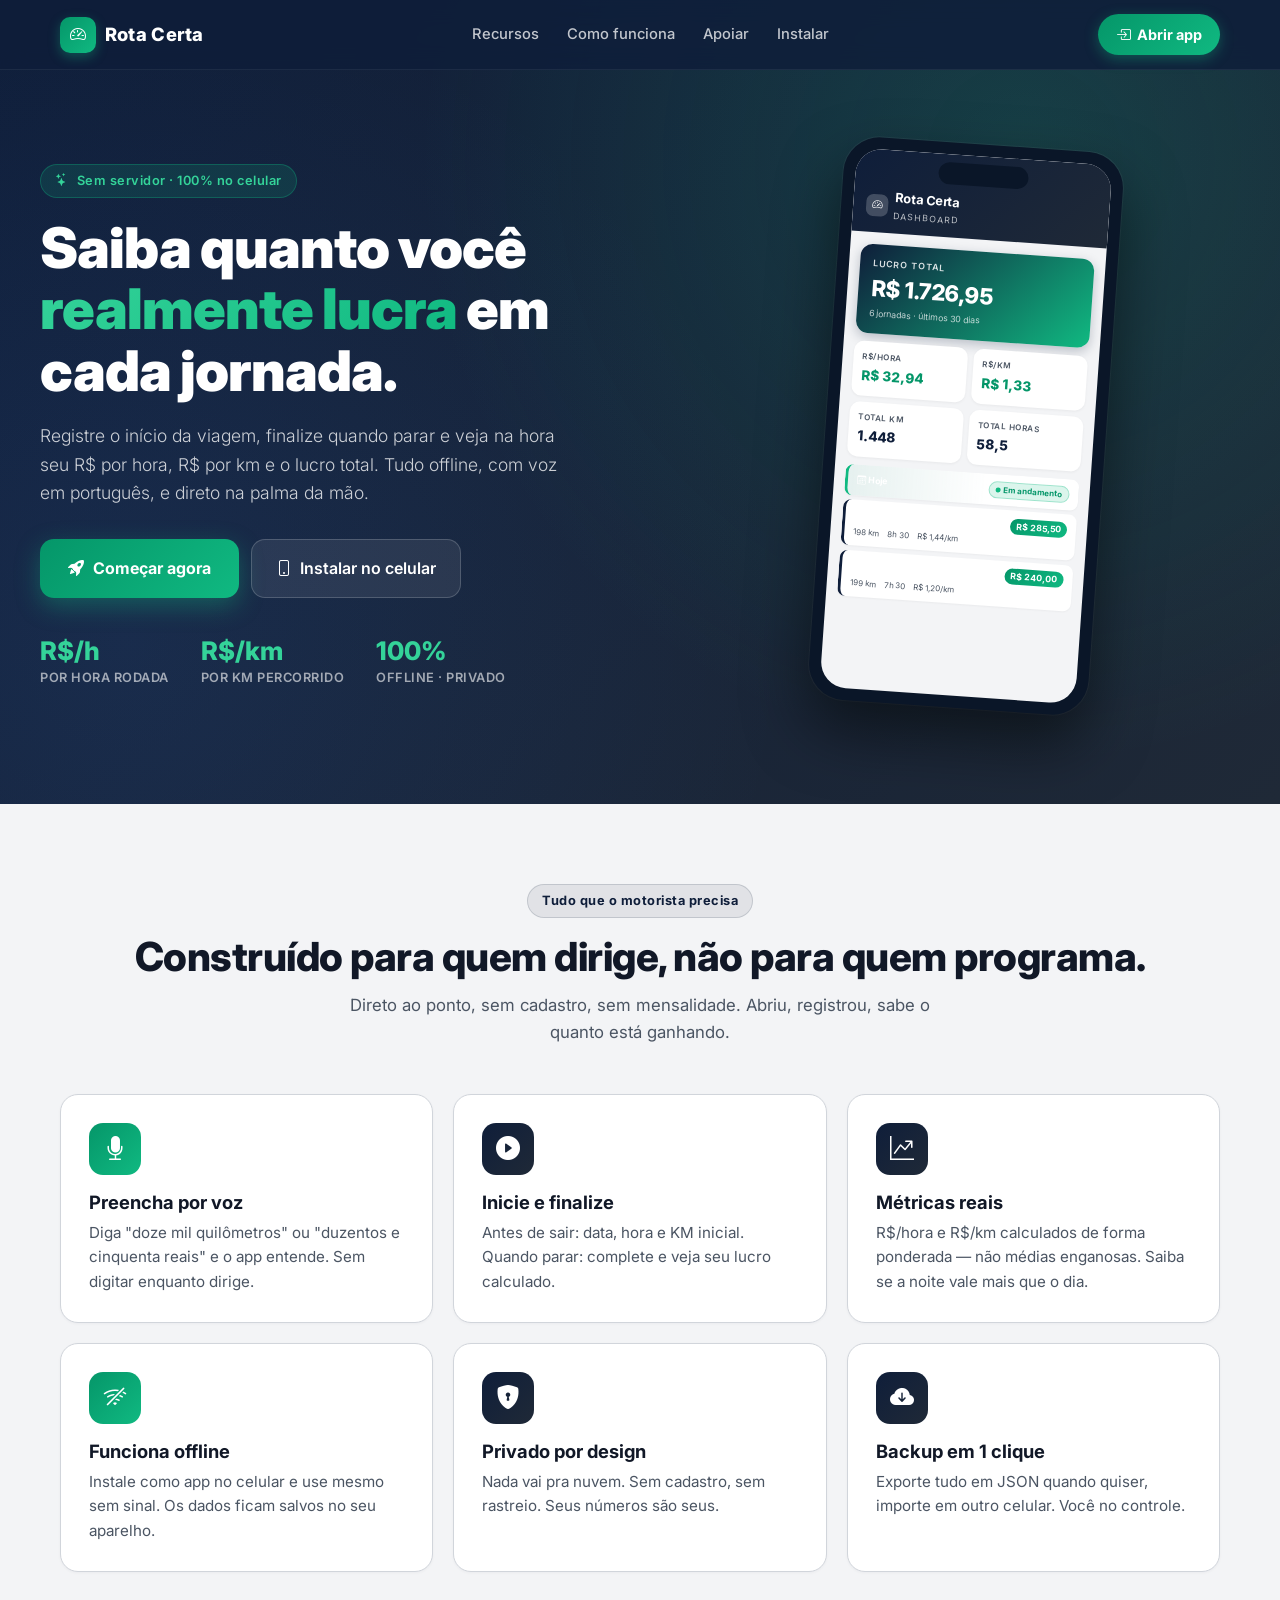
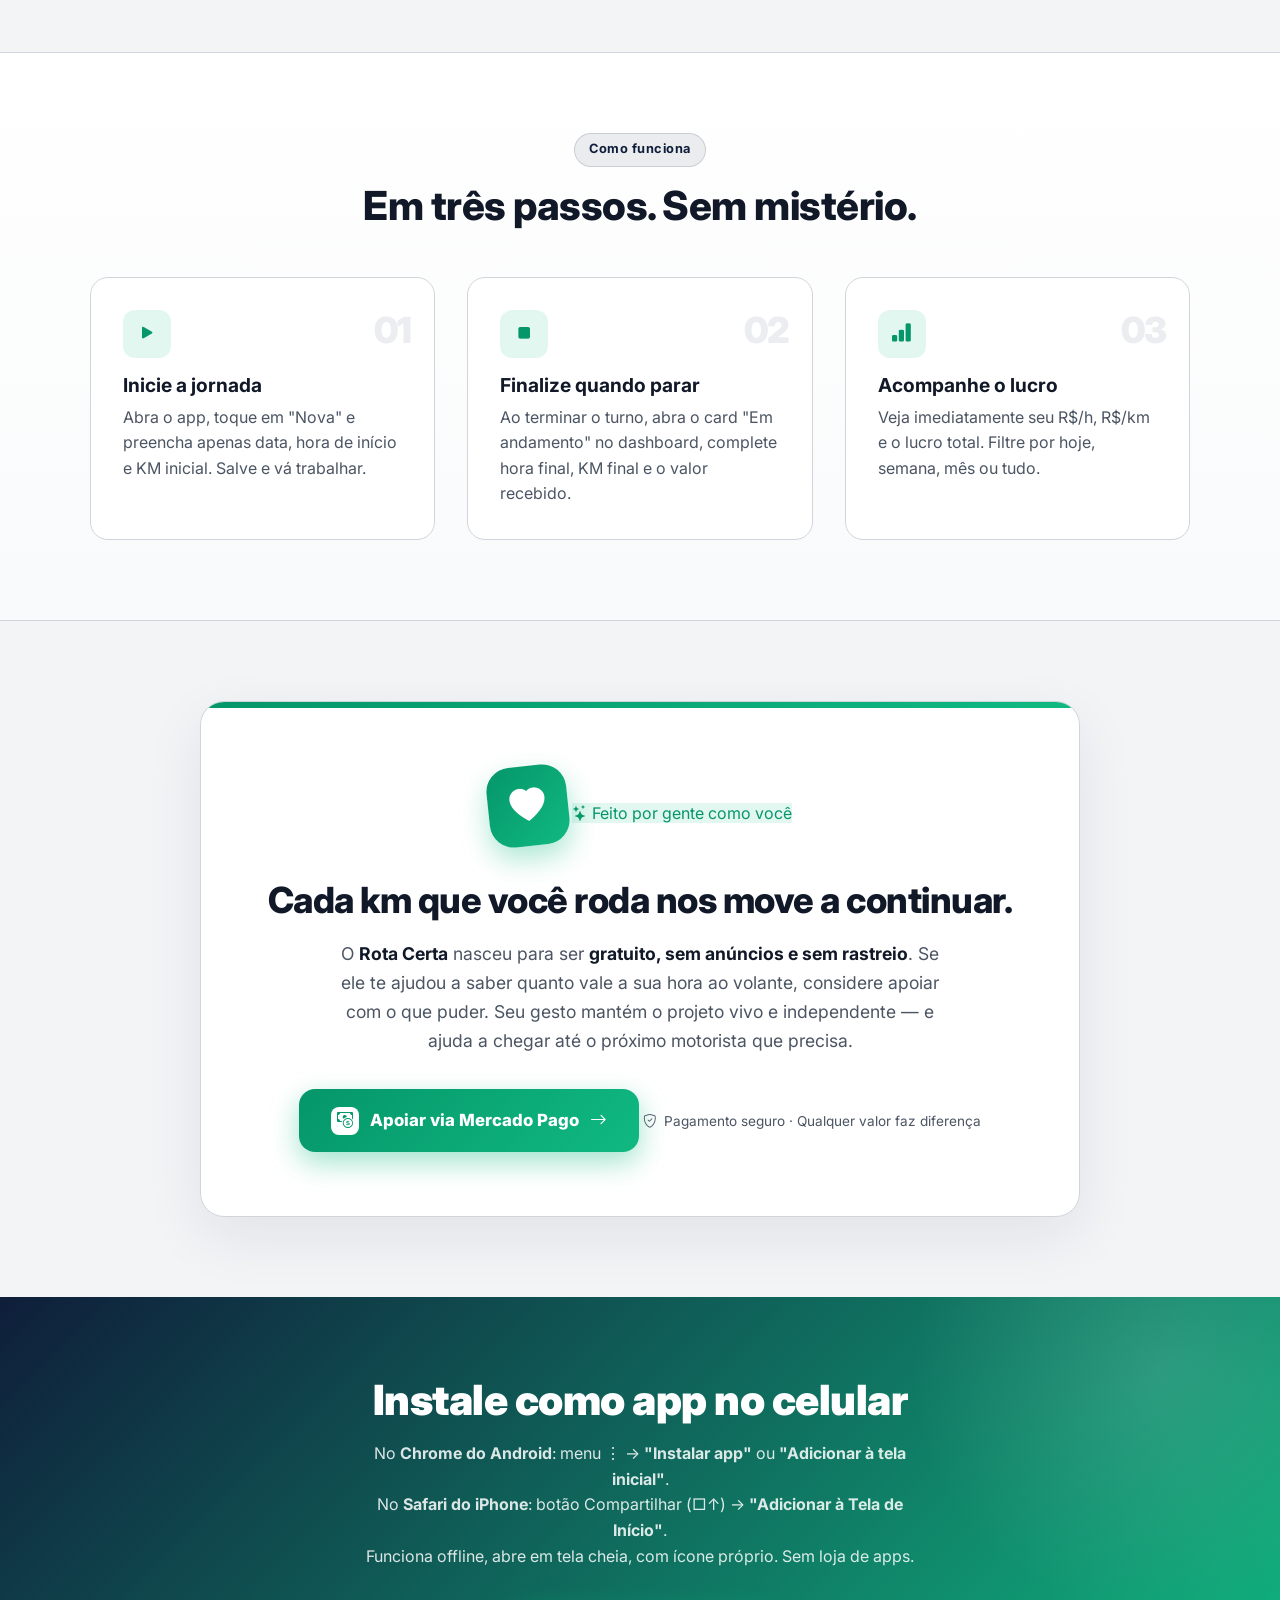
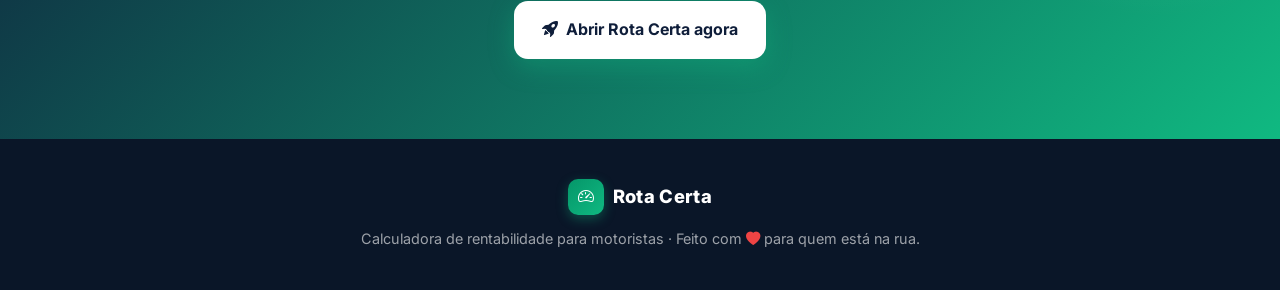
<file: index.html>
<!doctype html>
<html lang="pt-br">
<head>
<meta charset="utf-8">
<meta name="viewport" content="width=device-width, initial-scale=1, viewport-fit=cover">
<meta name="theme-color" content="#0f1e3a">
<meta name="apple-mobile-web-app-capable" content="yes">
<meta name="apple-mobile-web-app-status-bar-style" content="black-translucent">
<meta name="apple-mobile-web-app-title" content="Rota Certa">
<meta name="mobile-web-app-capable" content="yes">
<title>Rota Certa · Sua jornada lucrativa começa aqui</title>
<meta name="description" content="Calcule a rentabilidade real das suas jornadas. Descubra quanto ganha por hora, por km e onde está o seu lucro.">
<link rel="manifest" href="manifest.webmanifest">
<link rel="icon" type="image/svg+xml" href="icon.svg">
<link rel="apple-touch-icon" href="icon-192.png">

<link href="https://cdn.jsdelivr.net/npm/bootstrap@5.3.3/dist/css/bootstrap.min.css" rel="stylesheet">
<link href="https://cdn.jsdelivr.net/npm/bootstrap-icons@1.11.3/font/bootstrap-icons.css" rel="stylesheet">
<link rel="preconnect" href="https://fonts.googleapis.com">
<link rel="preconnect" href="https://fonts.gstatic.com" crossorigin>
<link href="https://fonts.googleapis.com/css2?family=Inter:wght@400;500;600;700;800;900&display=swap" rel="stylesheet">

<style>
:root {
    --primary: #0f1e3a;
    --primary-dark: #0a1628;
    --gray-dark: #1f2937;
    --gray: #374151;
    --gray-light: #6b7280;
    --accent: #10b981;
    --accent-dark: #059669;
    --accent-light: #34d399;
    --bg: #f3f4f6;
    --surface: #ffffff;
    --border: #d1d5db;
    --text: #111827;
    --text-muted: #4b5563;
    --gradient-primary: linear-gradient(135deg, #0f1e3a 0%, #1f2937 100%);
    --gradient-accent: linear-gradient(135deg, #059669 0%, #10b981 100%);
    --gradient-mix: linear-gradient(135deg, #0f1e3a 0%, #10b981 100%);
}

* { -webkit-tap-highlight-color: transparent; box-sizing: border-box; }
html { scroll-behavior: smooth; }
body {
    background: var(--bg);
    color: var(--text);
    font-family: 'Inter', -apple-system, BlinkMacSystemFont, "Segoe UI", Roboto, sans-serif;
    margin: 0;
    line-height: 1.6;
    overflow-x: hidden;
}

/* ─── NAV ─────────────────────────────────────────────────── */
.nav-wrap {
    position: fixed;
    top: 0; left: 0; right: 0;
    z-index: 100;
    background: rgba(15, 30, 58, .85);
    backdrop-filter: blur(12px);
    border-bottom: 1px solid rgba(255,255,255,.06);
}
.nav {
    max-width: 1200px;
    margin: 0 auto;
    padding: .9rem 1.25rem;
    display: flex; align-items: center; justify-content: space-between;
}
.logo {
    color: #fff;
    font-weight: 800;
    font-size: 1.15rem;
    text-decoration: none;
    display: inline-flex;
    align-items: center;
    gap: .55rem;
    letter-spacing: .3px;
}
.logo-mark {
    width: 36px; height: 36px;
    border-radius: 10px;
    background: var(--gradient-accent);
    display: inline-flex; align-items: center; justify-content: center;
    color: #fff;
    font-size: 1rem;
    box-shadow: 0 4px 12px rgba(16, 185, 129, .35);
}
.nav-links { display: none; gap: 1.75rem; }
.nav-links a {
    color: rgba(255,255,255,.75);
    text-decoration: none;
    font-weight: 500;
    font-size: .92rem;
    transition: color .15s ease;
}
.nav-links a:hover { color: #fff; }
.btn-cta {
    background: var(--gradient-accent);
    color: #fff;
    border: 0;
    border-radius: 999px;
    padding: .55rem 1.15rem;
    font-weight: 700;
    font-size: .9rem;
    text-decoration: none;
    box-shadow: 0 4px 14px rgba(16, 185, 129, .35);
    transition: transform .15s ease, box-shadow .15s ease;
    display: inline-flex; align-items: center; gap: .4rem;
}
.btn-cta:hover { transform: translateY(-1px); box-shadow: 0 6px 18px rgba(16, 185, 129, .45); color: #fff; }
@media (min-width: 900px) {
    .nav-links { display: flex; }
}

/* ─── HERO ────────────────────────────────────────────────── */
.hero {
    background: var(--gradient-primary);
    color: #fff;
    padding: 7rem 1.25rem 4rem;
    position: relative;
    overflow: hidden;
}
.hero::before {
    content: '';
    position: absolute;
    inset: 0;
    background:
        radial-gradient(circle at 80% 20%, rgba(16,185,129,.18) 0%, transparent 50%),
        radial-gradient(circle at 10% 80%, rgba(59,130,246,.10) 0%, transparent 50%);
    pointer-events: none;
}
.hero-grid {
    max-width: 1200px;
    margin: 0 auto;
    display: grid;
    grid-template-columns: 1fr;
    gap: 3rem;
    align-items: center;
    position: relative;
    z-index: 1;
}
.eyebrow {
    display: inline-flex;
    align-items: center;
    gap: .5rem;
    background: rgba(16, 185, 129, .15);
    color: var(--accent-light);
    padding: .35rem .9rem;
    border-radius: 999px;
    font-size: .8rem;
    font-weight: 600;
    letter-spacing: .5px;
    border: 1px solid rgba(16, 185, 129, .3);
    margin-bottom: 1.25rem;
}
.hero h1 {
    font-size: 2.5rem;
    font-weight: 900;
    line-height: 1.1;
    letter-spacing: -1px;
    margin: 0 0 1.25rem;
}
.hero h1 .grad {
    background: linear-gradient(135deg, #34d399 0%, #10b981 100%);
    -webkit-background-clip: text;
    background-clip: text;
    color: transparent;
}
.hero p.lead {
    font-size: 1.1rem;
    color: rgba(255,255,255,.78);
    max-width: 540px;
    margin: 0 0 2rem;
}
.hero-ctas { display: flex; gap: .75rem; flex-wrap: wrap; }
.btn-hero-primary {
    background: var(--gradient-accent);
    color: #fff;
    border: 0;
    border-radius: 14px;
    padding: 1rem 1.75rem;
    font-weight: 700;
    font-size: 1rem;
    text-decoration: none;
    box-shadow: 0 8px 24px rgba(16, 185, 129, .35);
    transition: transform .15s ease, box-shadow .15s ease;
    display: inline-flex; align-items: center; gap: .55rem;
}
.btn-hero-primary:hover { transform: translateY(-2px); box-shadow: 0 12px 28px rgba(16, 185, 129, .45); color: #fff; }
.btn-hero-secondary {
    background: rgba(255,255,255,.08);
    color: #fff;
    border: 1.5px solid rgba(255,255,255,.18);
    border-radius: 14px;
    padding: 1rem 1.5rem;
    font-weight: 600;
    font-size: 1rem;
    text-decoration: none;
    transition: background .15s ease, border-color .15s ease;
    display: inline-flex; align-items: center; gap: .5rem;
}
.btn-hero-secondary:hover { background: rgba(255,255,255,.14); border-color: rgba(255,255,255,.3); color: #fff; }
.hero-stats {
    display: flex;
    gap: 2rem;
    margin-top: 2.5rem;
    flex-wrap: wrap;
}
.hero-stats .stat .num {
    font-size: 1.6rem;
    font-weight: 800;
    color: var(--accent-light);
    line-height: 1;
}
.hero-stats .stat .label {
    font-size: .8rem;
    color: rgba(255,255,255,.6);
    margin-top: .25rem;
    letter-spacing: .5px;
    text-transform: uppercase;
    font-weight: 600;
}

/* Mockup do celular */
.phone {
    width: 280px;
    margin: 0 auto;
    background: #0a1628;
    border-radius: 36px;
    padding: 12px;
    box-shadow: 0 30px 60px rgba(0,0,0,.5), 0 0 0 1px rgba(255,255,255,.05);
    transform: rotate(-3deg);
    transition: transform .4s ease;
}
.phone:hover { transform: rotate(0deg); }
.phone-screen {
    background: #f3f4f6;
    border-radius: 26px;
    overflow: hidden;
    aspect-ratio: 9 / 19;
    position: relative;
}
.phone-notch {
    position: absolute;
    top: 8px; left: 50%;
    transform: translateX(-50%);
    width: 90px; height: 22px;
    background: #0a1628;
    border-radius: 999px;
    z-index: 5;
}
.mockbar {
    background: var(--gradient-primary);
    color: #fff;
    padding: 2.4rem .8rem .65rem;
    display: flex; align-items: center; gap: .4rem;
}
.mockbar-dot {
    width: 22px; height: 22px;
    border-radius: 7px;
    background: rgba(255,255,255,.2);
    display: inline-flex; align-items: center; justify-content: center;
    font-size: .65rem;
}
.mockbar-text { font-weight: 700; font-size: .8rem; }
.mockbar-sub { font-size: .55rem; opacity: .7; letter-spacing: 1px; text-transform: uppercase; }
.mock-content { padding: .7rem; }
.mock-hero {
    background: var(--gradient-mix);
    color: #fff;
    border-radius: 12px;
    padding: .8rem;
    box-shadow: 0 4px 12px rgba(15,30,58,.25);
}
.mock-hero .mh-label { font-size: .55rem; text-transform: uppercase; letter-spacing: 1px; opacity: .85; font-weight: 600; }
.mock-hero .mh-value { font-size: 1.4rem; font-weight: 800; letter-spacing: -.5px; }
.mock-hero .mh-meta { font-size: .55rem; opacity: .75; }
.mock-grid {
    display: grid;
    grid-template-columns: 1fr 1fr;
    gap: .4rem;
    margin-top: .5rem;
}
.mock-card {
    background: #fff;
    border-radius: 10px;
    padding: .55rem;
    box-shadow: 0 1px 3px rgba(0,0,0,.05);
}
.mock-card .mc-label {
    font-size: .5rem;
    text-transform: uppercase;
    letter-spacing: .5px;
    color: var(--text-muted);
    font-weight: 600;
}
.mock-card .mc-value {
    font-size: .85rem;
    font-weight: 800;
    color: var(--accent-dark);
    margin-top: .15rem;
}
.mock-card.primary .mc-value { color: var(--primary); }
.mock-pill {
    display: inline-flex;
    align-items: center;
    gap: .2rem;
    background: rgba(16, 185, 129, .12);
    color: var(--accent-dark);
    border-radius: 6px;
    padding: 2px 5px;
    font-size: .55rem;
    font-weight: 700;
    margin-bottom: .25rem;
}
.mock-list { margin-top: .5rem; display: flex; flex-direction: column; gap: .3rem; }
.mock-item {
    background: #fff;
    border-left: 3px solid var(--primary);
    border-radius: 8px;
    padding: .45rem .55rem;
    box-shadow: 0 1px 2px rgba(0,0,0,.04);
}
.mock-item.pending { border-left-color: var(--accent); background: linear-gradient(90deg, rgba(16,185,129,.06), #fff 60%); }
.mock-item-row { display: flex; justify-content: space-between; align-items: center; }
.mock-item-date { font-size: .55rem; font-weight: 700; }
.mock-item-amount {
    background: var(--gradient-accent);
    color: #fff;
    border-radius: 999px;
    padding: 1px 6px;
    font-size: .55rem;
    font-weight: 700;
}
.mock-item-pending {
    background: rgba(16, 185, 129, .15);
    color: var(--accent-dark);
    border-radius: 999px;
    padding: 1px 6px;
    font-size: .5rem;
    font-weight: 700;
    border: 1px solid rgba(16, 185, 129, .3);
    display: inline-flex;
    align-items: center;
    gap: 3px;
}
.mock-dot {
    width: 5px; height: 5px;
    background: var(--accent);
    border-radius: 50%;
    box-shadow: 0 0 0 0 rgba(16, 185, 129, .6);
    animation: pulse 1.6s infinite;
}
@keyframes pulse {
    0%   { box-shadow: 0 0 0 0 rgba(16, 185, 129, .6); }
    70%  { box-shadow: 0 0 0 5px rgba(16, 185, 129, 0); }
}
.mock-item-stats {
    display: flex; gap: .5rem;
    font-size: .5rem;
    color: var(--text-muted);
    margin-top: .15rem;
}

@media (min-width: 900px) {
    .hero { padding: 9rem 2rem 6rem; }
    .hero-grid { grid-template-columns: 1.1fr 1fr; }
    .hero h1 { font-size: 3.5rem; }
    .phone { transform: rotate(4deg); }
}

/* ─── FEATURES ────────────────────────────────────────────── */
.section {
    padding: 5rem 1.25rem;
    max-width: 1200px;
    margin: 0 auto;
}
.section-head { text-align: center; margin-bottom: 3rem; }
.section-head .eyebrow-light {
    background: rgba(15, 30, 58, .08);
    color: var(--primary);
    border: 1px solid rgba(15, 30, 58, .15);
    padding: .35rem .9rem;
    border-radius: 999px;
    font-size: .8rem;
    font-weight: 700;
    letter-spacing: .5px;
    display: inline-block;
    margin-bottom: 1rem;
}
.section-head h2 {
    font-size: 2rem;
    font-weight: 800;
    line-height: 1.15;
    letter-spacing: -.5px;
    margin: 0 0 .75rem;
}
.section-head p {
    font-size: 1.05rem;
    color: var(--text-muted);
    max-width: 620px;
    margin: 0 auto;
}
@media (min-width: 768px) {
    .section-head h2 { font-size: 2.5rem; }
}

.features {
    display: grid;
    grid-template-columns: 1fr;
    gap: 1.25rem;
}
.feature {
    background: #fff;
    border-radius: 18px;
    padding: 1.75rem;
    box-shadow: 0 1px 3px rgba(15, 30, 58, .04);
    transition: transform .2s ease, box-shadow .2s ease;
    border: 1px solid var(--border);
}
.feature:hover { transform: translateY(-4px); box-shadow: 0 12px 30px rgba(15, 30, 58, .1); }
.feature-icon {
    width: 52px; height: 52px;
    border-radius: 14px;
    display: inline-flex; align-items: center; justify-content: center;
    font-size: 1.5rem;
    color: #fff;
    margin-bottom: 1rem;
    background: var(--gradient-primary);
}
.feature.accent .feature-icon { background: var(--gradient-accent); }
.feature h3 {
    font-size: 1.15rem;
    font-weight: 700;
    margin: 0 0 .5rem;
    color: var(--text);
}
.feature p { color: var(--text-muted); margin: 0; font-size: .95rem; }
@media (min-width: 700px)  { .features { grid-template-columns: 1fr 1fr; } }
@media (min-width: 1000px) { .features { grid-template-columns: repeat(3, 1fr); } }

/* ─── COMO FUNCIONA ───────────────────────────────────────── */
.steps {
    background: linear-gradient(180deg, #fff 0%, #f9fafb 100%);
    padding: 5rem 1.25rem;
    border-top: 1px solid var(--border);
    border-bottom: 1px solid var(--border);
}
.steps-grid {
    max-width: 1100px;
    margin: 0 auto;
    display: grid;
    grid-template-columns: 1fr;
    gap: 2rem;
    counter-reset: step;
}
.step {
    background: #fff;
    border-radius: 18px;
    padding: 2rem;
    border: 1px solid var(--border);
    position: relative;
    counter-increment: step;
}
.step::before {
    content: counter(step, decimal-leading-zero);
    position: absolute;
    top: 1.5rem; right: 1.5rem;
    font-size: 2.25rem;
    font-weight: 900;
    color: rgba(15, 30, 58, .08);
    letter-spacing: -2px;
}
.step .step-icon {
    width: 48px; height: 48px;
    border-radius: 12px;
    background: rgba(16, 185, 129, .12);
    color: var(--accent-dark);
    display: inline-flex; align-items: center; justify-content: center;
    font-size: 1.3rem;
    margin-bottom: 1rem;
}
.step h3 { font-size: 1.2rem; font-weight: 700; margin: 0 0 .5rem; }
.step p { color: var(--text-muted); margin: 0; }
@media (min-width: 800px) { .steps-grid { grid-template-columns: repeat(3, 1fr); } }

/* ─── APOIE ───────────────────────────────────────────────── */
.support {
    padding: 5rem 1.25rem;
    background: var(--bg);
}
.support-card {
    max-width: 880px;
    margin: 0 auto;
    background: #fff;
    border-radius: 24px;
    padding: 3rem 2rem;
    text-align: center;
    box-shadow: 0 20px 60px rgba(15, 30, 58, .08);
    border: 1px solid var(--border);
    position: relative;
    overflow: hidden;
}
.support-card::before {
    content: '';
    position: absolute;
    top: 0; left: 0; right: 0;
    height: 6px;
    background: var(--gradient-accent);
}
.support-icon {
    width: 80px; height: 80px;
    margin: 0 auto 1.5rem;
    border-radius: 24px;
    background: var(--gradient-accent);
    display: inline-flex; align-items: center; justify-content: center;
    color: #fff;
    font-size: 2.2rem;
    box-shadow: 0 12px 28px rgba(16, 185, 129, .35);
    transform: rotate(-6deg);
    transition: transform .3s ease;
}
.support-card:hover .support-icon { transform: rotate(0deg) scale(1.05); }
.support-card .eyebrow-light {
    background: rgba(16, 185, 129, .12);
    color: var(--accent-dark);
    border-color: rgba(16, 185, 129, .3);
}
.support-card h2 {
    font-size: 1.75rem;
    font-weight: 800;
    line-height: 1.25;
    margin: .5rem 0 1rem;
    letter-spacing: -.5px;
}
.support-card .quote {
    font-size: 1.1rem;
    color: var(--text-muted);
    max-width: 600px;
    margin: 0 auto 2rem;
    line-height: 1.65;
}
.support-card .quote strong { color: var(--text); }
.btn-support {
    background: var(--gradient-accent);
    color: #fff;
    border: 0;
    border-radius: 16px;
    padding: 1.1rem 2rem;
    font-weight: 800;
    font-size: 1.05rem;
    text-decoration: none;
    box-shadow: 0 10px 28px rgba(16, 185, 129, .4);
    display: inline-flex; align-items: center; gap: .7rem;
    transition: transform .15s ease, box-shadow .15s ease;
}
.btn-support:hover {
    transform: translateY(-2px);
    box-shadow: 0 14px 34px rgba(16, 185, 129, .5);
    color: #fff;
}
.btn-support .mp-logo {
    background: #fff;
    color: var(--accent-dark);
    width: 28px; height: 28px;
    border-radius: 8px;
    display: inline-flex; align-items: center; justify-content: center;
    font-size: 1rem;
}
.support-note {
    margin-top: 1.5rem;
    font-size: .85rem;
    color: var(--text-muted);
    display: inline-flex;
    align-items: center;
    gap: .4rem;
}
@media (min-width: 768px) {
    .support-card { padding: 4rem 3rem; }
    .support-card h2 { font-size: 2.25rem; }
}

/* ─── CTA FINAL ───────────────────────────────────────────── */
.cta-final {
    background: var(--gradient-mix);
    color: #fff;
    padding: 5rem 1.25rem;
    text-align: center;
    position: relative;
    overflow: hidden;
}
.cta-final::after {
    content: '';
    position: absolute;
    top: -40%; right: -10%;
    width: 500px; height: 500px;
    border-radius: 50%;
    background: radial-gradient(circle, rgba(255,255,255,.12) 0%, transparent 70%);
    pointer-events: none;
}
.cta-final h2 {
    font-size: 2rem;
    font-weight: 900;
    line-height: 1.15;
    letter-spacing: -.5px;
    margin: 0 0 1rem;
    position: relative;
}
.cta-final p { color: rgba(255,255,255,.85); max-width: 560px; margin: 0 auto 2rem; position: relative; }
.cta-final .btn-hero-primary { background: #fff; color: var(--primary); }
.cta-final .btn-hero-primary:hover { background: #f3f4f6; color: var(--primary); }
@media (min-width: 768px) { .cta-final h2 { font-size: 2.6rem; } }

/* ─── FOOTER ──────────────────────────────────────────────── */
footer {
    background: var(--primary-dark);
    color: rgba(255,255,255,.6);
    padding: 2.5rem 1.25rem;
    text-align: center;
    font-size: .9rem;
}
footer .logo { color: #fff; margin-bottom: .75rem; display: inline-flex; }
footer a { color: var(--accent-light); text-decoration: none; }
footer a:hover { color: #fff; }
</style>
</head>
<body>

<!-- Nav -->
<div class="nav-wrap">
    <nav class="nav">
        <a href="#" class="logo">
            <span class="logo-mark"><i class="bi bi-speedometer2"></i></span>
            Rota Certa
        </a>
        <div class="nav-links">
            <a href="#features">Recursos</a>
            <a href="#como-funciona">Como funciona</a>
            <a href="#apoiar">Apoiar</a>
            <a href="#instalar">Instalar</a>
        </div>
        <a href="app.html" class="btn-cta">
            <i class="bi bi-box-arrow-in-right"></i> Abrir app
        </a>
    </nav>
</div>

<!-- Hero -->
<section class="hero">
    <div class="hero-grid">
        <div>
            <span class="eyebrow"><i class="bi bi-stars"></i> Sem servidor · 100% no celular</span>
            <h1>Saiba quanto você <span class="grad">realmente lucra</span> em cada jornada.</h1>
            <p class="lead">
                Registre o início da viagem, finalize quando parar e veja na hora seu R$ por hora,
                R$ por km e o lucro total. Tudo offline, com voz em português, e direto na palma da mão.
            </p>
            <div class="hero-ctas">
                <a href="app.html" class="btn-hero-primary">
                    <i class="bi bi-rocket-takeoff-fill"></i> Começar agora
                </a>
                <a href="#instalar" class="btn-hero-secondary">
                    <i class="bi bi-phone"></i> Instalar no celular
                </a>
            </div>
            <div class="hero-stats">
                <div class="stat">
                    <div class="num">R$/h</div>
                    <div class="label">Por hora rodada</div>
                </div>
                <div class="stat">
                    <div class="num">R$/km</div>
                    <div class="label">Por km percorrido</div>
                </div>
                <div class="stat">
                    <div class="num">100%</div>
                    <div class="label">Offline · Privado</div>
                </div>
            </div>
        </div>

        <!-- Mockup do celular -->
        <div>
            <div class="phone">
                <div class="phone-screen">
                    <div class="phone-notch"></div>
                    <div class="mockbar">
                        <span class="mockbar-dot"><i class="bi bi-speedometer2"></i></span>
                        <div>
                            <div class="mockbar-text">Rota Certa</div>
                            <div class="mockbar-sub">Dashboard</div>
                        </div>
                    </div>
                    <div class="mock-content">
                        <div class="mock-hero">
                            <div class="mh-label">Lucro total</div>
                            <div class="mh-value">R$ 1.726,95</div>
                            <div class="mh-meta">6 jornadas · últimos 30 dias</div>
                        </div>
                        <div class="mock-grid">
                            <div class="mock-card"><div class="mc-label">R$/hora</div><div class="mc-value">R$ 32,94</div></div>
                            <div class="mock-card"><div class="mc-label">R$/km</div><div class="mc-value">R$ 1,33</div></div>
                            <div class="mock-card primary"><div class="mc-label">Total km</div><div class="mc-value">1.448</div></div>
                            <div class="mock-card primary"><div class="mc-label">Total horas</div><div class="mc-value">58,5</div></div>
                        </div>
                        <div class="mock-list">
                            <div class="mock-item pending">
                                <div class="mock-item-row">
                                    <span class="mock-item-date"><i class="bi bi-calendar3"></i> Hoje</span>
                                    <span class="mock-item-pending"><span class="mock-dot"></span>Em andamento</span>
                                </div>
                            </div>
                            <div class="mock-item">
                                <div class="mock-item-row">
                                    <span class="mock-item-date">09/05</span>
                                    <span class="mock-item-amount">R$ 285,50</span>
                                </div>
                                <div class="mock-item-stats">
                                    <span>198 km</span><span>8h 30</span><span>R$ 1,44/km</span>
                                </div>
                            </div>
                            <div class="mock-item">
                                <div class="mock-item-row">
                                    <span class="mock-item-date">08/05</span>
                                    <span class="mock-item-amount">R$ 240,00</span>
                                </div>
                                <div class="mock-item-stats">
                                    <span>199 km</span><span>7h 30</span><span>R$ 1,20/km</span>
                                </div>
                            </div>
                        </div>
                    </div>
                </div>
            </div>
        </div>
    </div>
</section>

<!-- Features -->
<section class="section" id="features">
    <div class="section-head">
        <span class="eyebrow-light">Tudo que o motorista precisa</span>
        <h2>Construído para quem dirige, não para quem programa.</h2>
        <p>Direto ao ponto, sem cadastro, sem mensalidade. Abriu, registrou, sabe o quanto está ganhando.</p>
    </div>

    <div class="features">
        <div class="feature accent">
            <div class="feature-icon"><i class="bi bi-mic-fill"></i></div>
            <h3>Preencha por voz</h3>
            <p>Diga "doze mil quilômetros" ou "duzentos e cinquenta reais" e o app entende. Sem digitar enquanto dirige.</p>
        </div>
        <div class="feature">
            <div class="feature-icon"><i class="bi bi-play-circle-fill"></i></div>
            <h3>Inicie e finalize</h3>
            <p>Antes de sair: data, hora e KM inicial. Quando parar: complete e veja seu lucro calculado.</p>
        </div>
        <div class="feature">
            <div class="feature-icon"><i class="bi bi-graph-up-arrow"></i></div>
            <h3>Métricas reais</h3>
            <p>R$/hora e R$/km calculados de forma ponderada — não médias enganosas. Saiba se a noite vale mais que o dia.</p>
        </div>
        <div class="feature accent">
            <div class="feature-icon"><i class="bi bi-wifi-off"></i></div>
            <h3>Funciona offline</h3>
            <p>Instale como app no celular e use mesmo sem sinal. Os dados ficam salvos no seu aparelho.</p>
        </div>
        <div class="feature">
            <div class="feature-icon"><i class="bi bi-shield-lock-fill"></i></div>
            <h3>Privado por design</h3>
            <p>Nada vai pra nuvem. Sem cadastro, sem rastreio. Seus números são seus.</p>
        </div>
        <div class="feature">
            <div class="feature-icon"><i class="bi bi-cloud-arrow-down-fill"></i></div>
            <h3>Backup em 1 clique</h3>
            <p>Exporte tudo em JSON quando quiser, importe em outro celular. Você no controle.</p>
        </div>
    </div>
</section>

<!-- Como funciona -->
<section class="steps" id="como-funciona">
    <div class="section-head">
        <span class="eyebrow-light">Como funciona</span>
        <h2>Em três passos. Sem mistério.</h2>
    </div>
    <div class="steps-grid">
        <div class="step">
            <div class="step-icon"><i class="bi bi-play-fill"></i></div>
            <h3>Inicie a jornada</h3>
            <p>Abra o app, toque em "Nova" e preencha apenas data, hora de início e KM inicial. Salve e vá trabalhar.</p>
        </div>
        <div class="step">
            <div class="step-icon"><i class="bi bi-stop-fill"></i></div>
            <h3>Finalize quando parar</h3>
            <p>Ao terminar o turno, abra o card "Em andamento" no dashboard, complete hora final, KM final e o valor recebido.</p>
        </div>
        <div class="step">
            <div class="step-icon"><i class="bi bi-bar-chart-fill"></i></div>
            <h3>Acompanhe o lucro</h3>
            <p>Veja imediatamente seu R$/h, R$/km e o lucro total. Filtre por hoje, semana, mês ou tudo.</p>
        </div>
    </div>
</section>

<!-- Apoie o projeto -->
<section class="support" id="apoiar">
    <div class="support-card">
        <div class="support-icon"><i class="bi bi-heart-fill"></i></div>
        <span class="eyebrow-light"><i class="bi bi-stars"></i> Feito por gente como você</span>
        <h2>Cada km que você roda nos move a continuar.</h2>
        <p class="quote">
            O <strong>Rota Certa</strong> nasceu para ser <strong>gratuito, sem anúncios e sem rastreio</strong>.
            Se ele te ajudou a saber quanto vale a sua hora ao volante, considere apoiar com o que puder.
            Seu gesto mantém o projeto vivo e independente — e ajuda a chegar até o próximo motorista que precisa.
        </p>
        <a href="https://mpago.la/2z5Uj6E" target="_blank" rel="noopener" class="btn-support">
            <span class="mp-logo"><i class="bi bi-cash-coin"></i></span>
            Apoiar via Mercado Pago
            <i class="bi bi-arrow-right"></i>
        </a>
        <div class="support-note">
            <i class="bi bi-shield-check"></i> Pagamento seguro · Qualquer valor faz diferença
        </div>
    </div>
</section>

<!-- CTA final / Como instalar -->
<section class="cta-final" id="instalar">
    <h2>Instale como app no celular</h2>
    <p>
        No <strong>Chrome do Android</strong>: menu ⋮ → <strong>"Instalar app"</strong> ou <strong>"Adicionar à tela inicial"</strong>.<br>
        No <strong>Safari do iPhone</strong>: botão Compartilhar (□↑) → <strong>"Adicionar à Tela de Início"</strong>.<br>
        Funciona offline, abre em tela cheia, com ícone próprio. Sem loja de apps.
    </p>
    <div class="hero-ctas" style="justify-content: center;">
        <a href="app.html" class="btn-hero-primary">
            <i class="bi bi-rocket-takeoff-fill"></i> Abrir Rota Certa agora
        </a>
    </div>
</section>

<footer>
    <a href="#" class="logo">
        <span class="logo-mark"><i class="bi bi-speedometer2"></i></span>
        Rota Certa
    </a>
    <p style="margin: 0;">Calculadora de rentabilidade para motoristas · Feito com <i class="bi bi-heart-fill" style="color: #ef4444;"></i> para quem está na rua.</p>
</footer>

<script>
if ('serviceWorker' in navigator) {
    window.addEventListener('load', () => {
        navigator.serviceWorker.register('sw.js').catch(err => console.warn('SW falhou:', err));
    });
}
</script>
</body>
</html>
</file>
